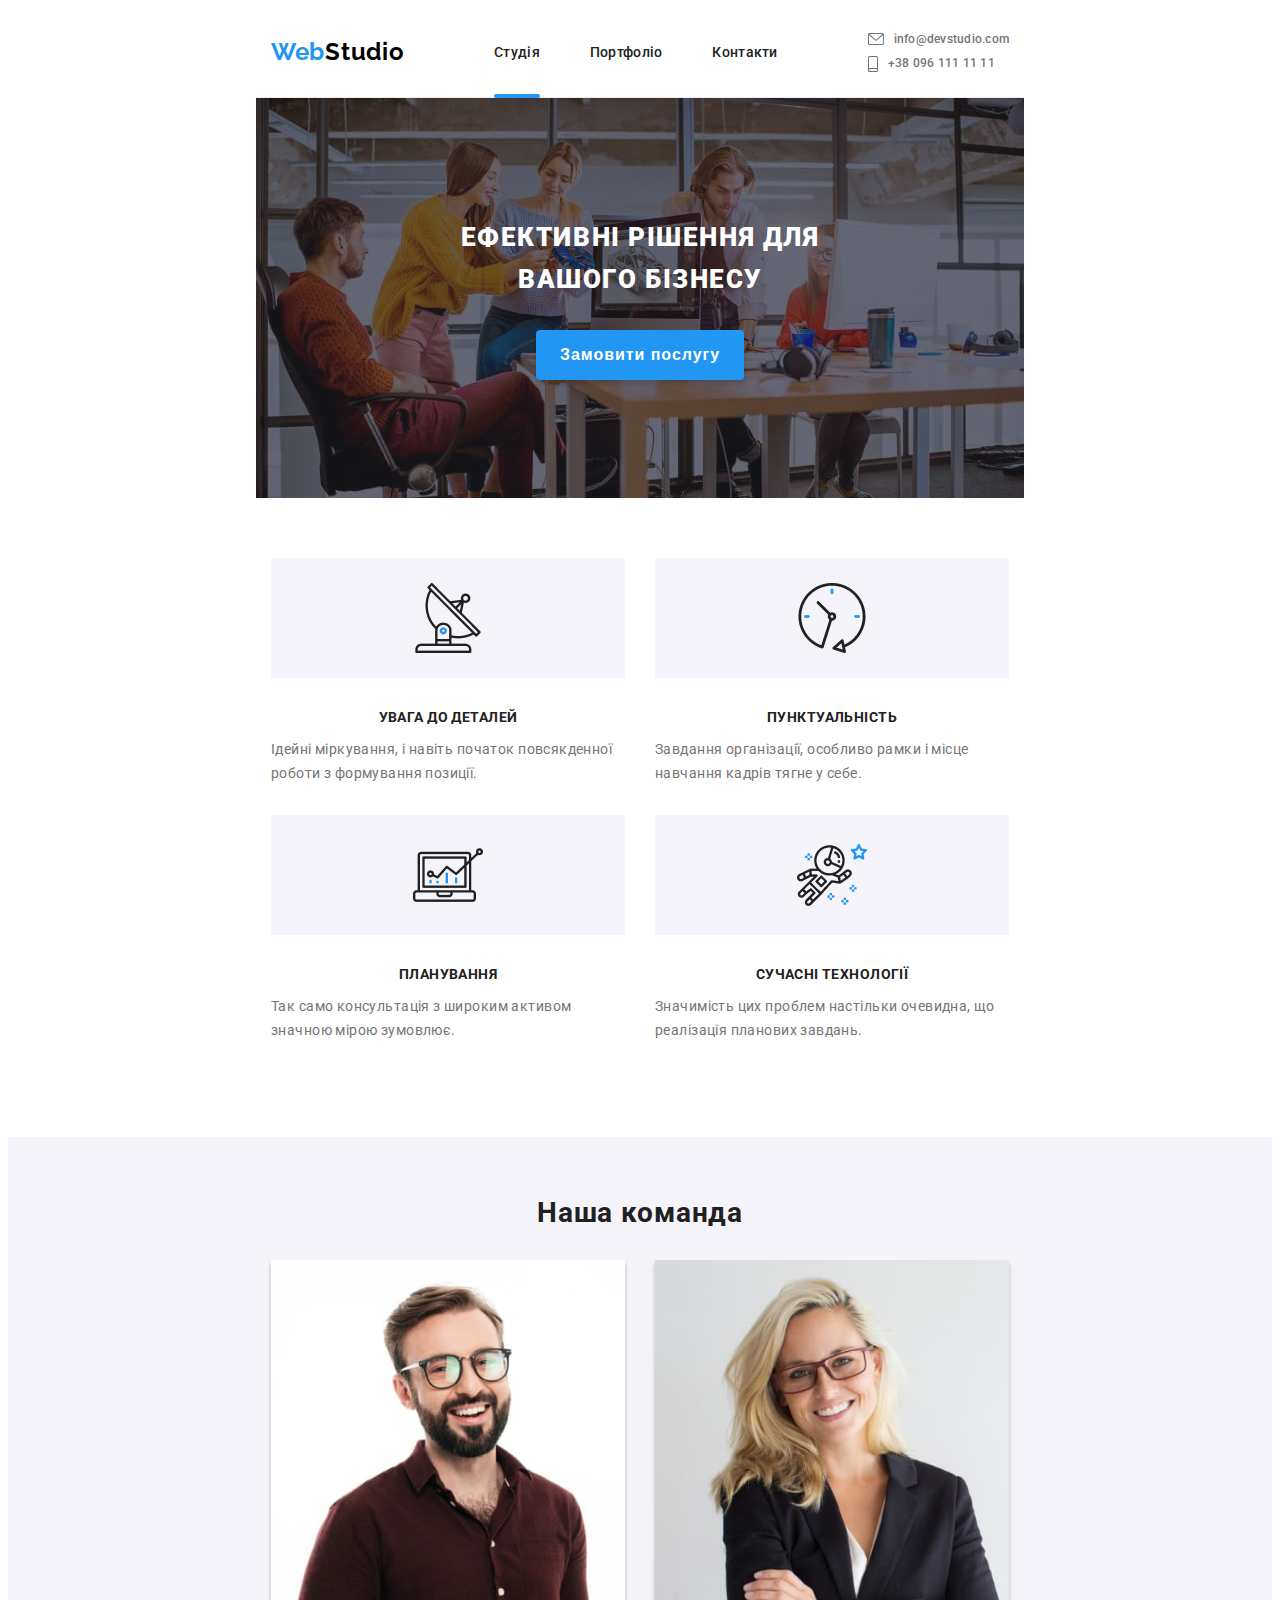
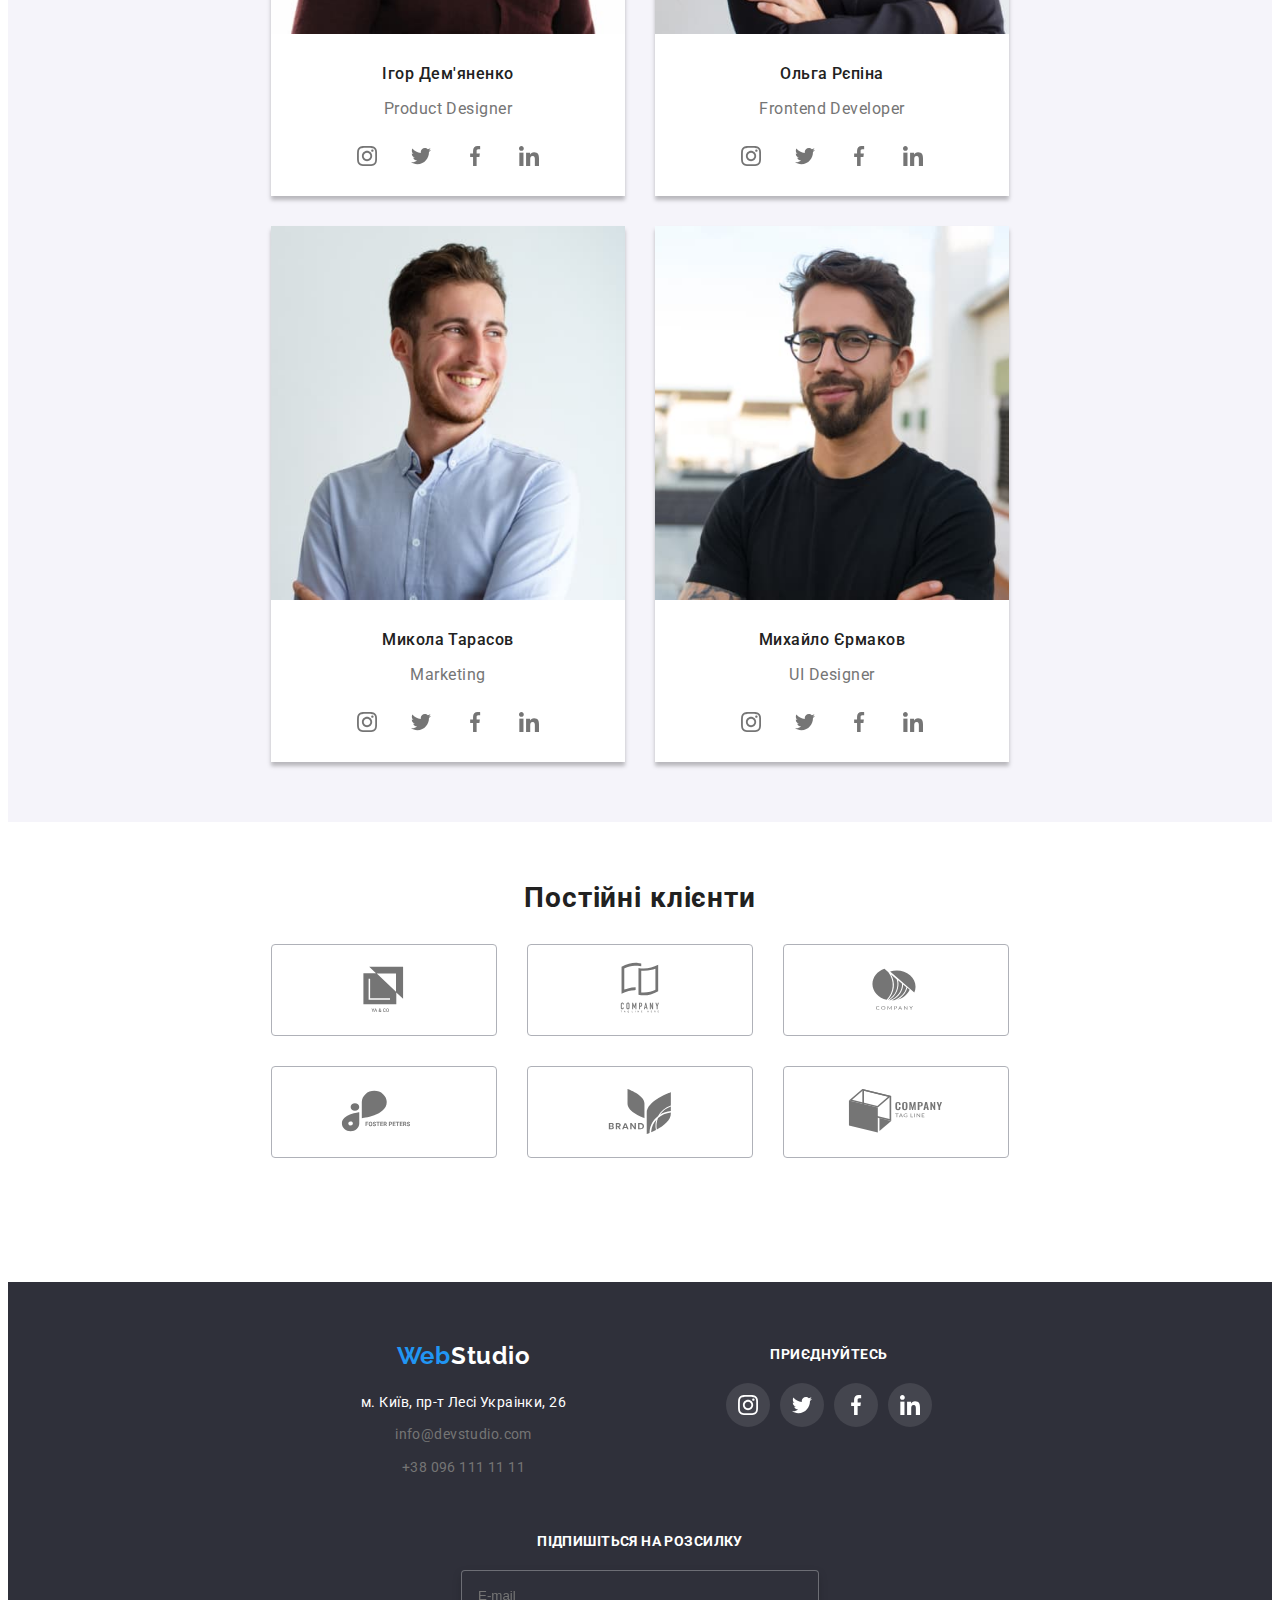
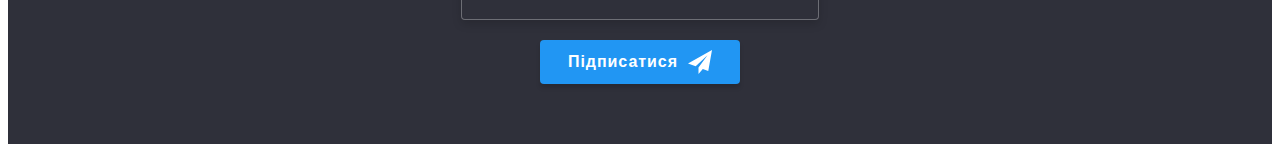
<file: index.html>
<!DOCTYPE html>
<html lang="UK">
  <head>
    <meta charset="UTF-8" />
    <meta http-equiv="X-UA-Compatible" content="IE=edge" />
    <meta name="viewport" content="width=device-width, initial-scale=1.0" />
    <title>Веб Студія</title>
    <link rel="preconnect" href="https://fonts.googleapis.com" />
    <link rel="preconnect" href="https://fonts.gstatic.com" crossorigin />
    <link
      href="https://fonts.googleapis.com/css2?family=Raleway:wght@700&family=Roboto:wght@400;500;700;900&display=swap"
      rel="stylesheet"
    />
    <link
      rel="stylesheet"
      href="https://cdnjs.cloudflare.com/ajax/libs/modern-normalize/1.1.0/modern-normalize.min.css"
      integrity="sha512-wpPYUAdjBVSE4KJnH1VR1HeZfpl1ub8YT/NKx4PuQ5NmX2tKuGu6U/JRp5y+Y8XG2tV+wKQpNHVUX03MfMFn9Q=="
      crossorigin="anonymous"
      referrerpolicy="no-referrer"
    />
    <link rel="stylesheet" href="./css/main.min.css" />
  </head>

  <body>
    <!-- Шапка -->

    <header class="header container">
      <a href="./index.html" class="logo logo--dark"><span>Web</span>Studio</a>
      <div class="menu">
        <button
          class="menu__btn"
          aria-label="Перемикач мобільного меню"
          aria-expanded="false"
          aria-controls="menu__container"
          data-menu-button
        >
          <svg width="40" height="40">
            <use class="icon-menu" href="./imges/sprite.svg#menu"></use>
            <use
              class="icon-cross"
              href="./imges/sprite.svg#menu_to_close"
            ></use>
          </svg>
        </button>
        <div class="menu__container" id="menu__container" data-menu>
          <nav class="navigation">
            <ul class="navigation__list">
              <li class="navigation__item">
                <a
                  href="./index.html"
                  class="navigation__link navigation__link--active"
                  >Студія</a
                >
              </li>
              <li class="navigation__item">
                <a href="./portfolio.html" class="navigation__link"
                  >Портфоліо</a
                >
              </li>
              <li class="navigation__item">
                <a href="./contacts.html" class="navigation__link">Контакти</a>
              </li>
            </ul>
          </nav>

          <ul class="studio-contacts">
            <li class="studio-contacts__item">
              <a href="mailto:info@devstudio.com" class="studio-contacts__link">
                <svg class="studio-contacts__icon mail">
                  <use href="./imges/sprite.svg#envelope"></use>
                </svg>
                info@devstudio.com</a
              >
            </li>
            <li class="studio-contacts__item">
              <a href="telto:+380961111111" class="studio-contacts__link">
                <svg class="studio-contacts__icon tel">
                  <use href="./imges/sprite.svg#smartphone"></use>
                </svg>
                +38 096 111 11 11
              </a>
            </li>
          </ul>

          <ul class="studio-messengers">
            <li class="studio-messengers__item">
              <a class="studio-messengers__link" href="">Instagram</a>
            </li>
            <li class="studio-messengers__item">
              <a class="studio-messengers__link" href="">Twitter</a>
            </li>
            <li class="studio-messengers__item">
              <a class="studio-messengers__link" href="">Facebook</a>
            </li>
            <li class="studio-messengers__item">
              <a class="studio-messengers__link" href="">LinkedIn</a>
            </li>
          </ul>
        </div>
      </div>
    </header>

    <main>
      <!-- Герой -->

      <section class="hero">
        <div class="container">
          <h1 class="hero__tittle">Ефективні рішення для вашого бізнесу</h1>
          <button type="button" class="hero__oderring-button" data-modal-open>
            Замовити послугу
          </button>
        </div>
      </section>

      <!-- Особлисості -->

      <section class="features container">
        <ul class="features__list">
          <li class="features__item attantion">
            <h3 class="features__tittle">УВАГА ДО ДЕТАЛЕЙ</h3>
            <p class="features__content">
              Ідейні міркування, і навіть початок повсякденної роботи з
              формування позиції.
            </p>
          </li>
          <li class="features__item punctuality">
            <h3 class="features__tittle">ПУНКТУАЛЬНІСТЬ</h3>
            <p class="features__content">
              Завдання організації, особливо рамки і місце навчання кадрів тягне
              у себе.
            </p>
          </li>
          <li class="features__item planning">
            <h3 class="features__tittle">ПЛАНУВАННЯ</h3>
            <p class="features__content">
              Так само консультація з широким активом значною мірою зумовлює.
            </p>
          </li>
          <li class="features__item technologies">
            <h3 class="features__tittle">СУЧАСНІ ТЕХНОЛОГІЇ</h3>
            <p class="features__content">
              Значимість цих проблем настільки очевидна, що реалізація планових
              завдань.
            </p>
          </li>
        </ul>
      </section>

      <!-- Чим ми займаємось -->

      <section class="working container">
        <h2 class="working__tittle">Чим ми займаємося</h2>
        <ul class="working__list">
          <li class="working__thumb">
            <img
              class="working__img"
              src="./imges/working_prosses1.jpg"
              alt="Зображення з клавіатурою"
              width="370"
            />
            <p class="working__description">Десктопні додатки</p>
          </li>
          <li class="working__thumb">
            <img
              class="working__img"
              src="./imges/working_prosses2.jpg"
              alt="Зображення з телефоном"
              width="370"
            />
            <p class="working__description">Мобільні додатки</p>
          </li>
          <li class="working__thumb">
            <img
              class="working__img"
              src="./imges/working_prosses3.jpg"
              alt="Злюраження з планшетом"
              width="370"
            />
            <p class="working__description">Дизайнерські рішення</p>
          </li>
        </ul>
      </section>

      <!-- Наша команда -->

      <section class="team">
        <div class="container">
          <h2 class="team__tittle">Наша команда</h2>
          <ul class="team__set">
            <li class="team__thumb">
              <div class="teamimg-thumb">
                <img 
                class="team__img" 
                srcset="./imges/demianenko-1x.jpg 1x,
                ./imges/demianenko-2x.jpg 2x,
                "
                src="./imges/demianenko-1x.jpg" 
                alt="Фото Ігор Дем'яненко" 
                />
              </div>
              <div class="team__meta">
                <p class="team__name">Ігор Дем'яненко</p>
                <p class="team__position">Product Designer</p>
                <ul class="team_messengers messengers">
                  <li class="messengers__item instagram">
                    <a
                      class="messengers__link"
                      href="./"
                      aria-label="Інстаграм"
                    >
                      <svg class="messengers__icon">
                        <use
                          href="./imges/sprite.svg#instagram"
                          width="20"
                        ></use>
                      </svg>
                    </a>
                  </li>
                  <li class="messengers__item twitter">
                    <a class="messengers__link" href="./" aria-label="Твітер">
                      <svg class="messengers__icon">
                        <use href="./imges/sprite.svg#twitter" width="20"></use>
                      </svg>
                    </a>
                  </li>
                  <li class="messengers__item facebook">
                    <a class="messengers__link" href="./" aria-label="Фейсбук">
                      <svg class="messengers__icon">
                        <use
                          href="./imges/sprite.svg#facebook"
                          width="20"
                        ></use>
                      </svg>
                    </a>
                  </li>
                  <li class="messengers__item linkedin">
                    <a class="messengers__link" href="./" aria-label="Лінкедін">
                      <svg class="messengers__icon">
                        <use
                          href="./imges/sprite.svg#linkedin"
                          width="20"
                        ></use>
                      </svg>
                    </a>
                  </li>
                </ul>
              </div>
            </li>
            <li class="team__thumb">
              <img
                class="team__img"
                srcset="./imges/repina-1x.jpg 1x,
                ./imges/repina-2x.jpg 2x
                "
                src="./imges/repina-1x.jpg"
                alt="Фото Ольга Рєпіна"
              />
              <div class="team__meta">
                <p class="team__name">Ольга Рєпіна</p>
                <p class="team__position">Frontend Developer</p>
                <ul class="team_messengers messengers">
                  <li class="messengers__item instagram">
                    <a
                      class="messengers__link"
                      href="./"
                      aria-label="Інстаграм"
                    >
                      <svg class="messengers__icon">
                        <use
                          href="./imges/sprite.svg#instagram"
                          width="20"
                        ></use>
                      </svg>
                    </a>
                  </li>
                  <li class="messengers__item twitter">
                    <a class="messengers__link" href="./" aria-label="Твітер">
                      <svg class="messengers__icon">
                        <use href="./imges/sprite.svg#twitter" width="20"></use>
                      </svg>
                    </a>
                  </li>
                  <li class="messengers__item facebook">
                    <a class="messengers__link" href="./" aria-label="Фейсбук">
                      <svg class="messengers__icon">
                        <use
                          href="./imges/sprite.svg#facebook"
                          width="20"
                        ></use>
                      </svg>
                    </a>
                  </li>
                  <li class="messengers__item linkedin">
                    <a class="messengers__link" href="./" aria-label="Лінкедін">
                      <svg class="messengers__icon">
                        <use
                          href="./imges/sprite.svg#linkedin"
                          width="20"
                        ></use>
                      </svg>
                    </a>
                  </li>
                </ul>
              </div>
            </li>
            <li class="team__thumb">
              <img
                class="team__img"
                srcset="./imges/tarasov-1x.jpg 1x,
                ./imges/tarasov-2x.jpg 2x
                "
                src="./imges/tarasov-1x.jpg"
                alt="Фото Микола Тарасов"
              />
              <div class="team__meta">
                <p class="team__name">Микола Тарасов</p>
                <p class="team__position">Marketing</p>
                <ul class="team_messengers messengers">
                  <li class="messengers__item instagram">
                    <a
                      class="messengers__link"
                      href="./"
                      aria-label="Інстаграм"
                    >
                      <svg class="messengers__icon">
                        <use
                          href="./imges/sprite.svg#instagram"
                          width="20"
                        ></use>
                      </svg>
                    </a>
                  </li>
                  <li class="messengers__item twitter">
                    <a class="messengers__link" href="./" aria-label="Твітер">
                      <svg class="messengers__icon">
                        <use href="./imges/sprite.svg#twitter" width="20"></use>
                      </svg>
                    </a>
                  </li>
                  <li class="messengers__item facebook">
                    <a class="messengers__link" href="./" aria-label="Фейсбук">
                      <svg class="messengers__icon">
                        <use
                          href="./imges/sprite.svg#facebook"
                          width="20"
                        ></use>
                      </svg>
                    </a>
                  </li>
                  <li class="messengers__item linkedin">
                    <a class="messengers__link" href="./" aria-label="Лінкедін">
                      <svg class="messengers__icon">
                        <use
                          href="./imges/sprite.svg#linkedin"
                          width="20"
                        ></use>
                      </svg>
                    </a>
                  </li>
                </ul>
              </div>
            </li>
            <li class="team__thumb">
              <img
                class="team__img"
                srcset="./imges/yermakov-1x.jpg 1x,
                ./imges/yermakov-2x.jpg 2x
                "
                src="./imges/yermakov-1x.jpg"
                alt="Фото Михайло Єрмаков"
              />
              <div class="team__meta">
                <p class="team__name">Михайло Єрмаков</p>
                <p class="team__position">UI Designer</p>
                <ul class="team_messengers messengers">
                  <li class="messengers__item instagram">
                    <a
                      class="messengers__link"
                      href="./"
                      aria-label="Інстаграм"
                    >
                      <svg class="messengers__icon">
                        <use
                          href="./imges/sprite.svg#instagram"
                          width="20"
                        ></use>
                      </svg>
                    </a>
                  </li>
                  <li class="messengers__item twitter">
                    <a class="messengers__link" href="./" aria-label="Твітер">
                      <svg class="messengers__icon">
                        <use href="./imges/sprite.svg#twitter" width="20"></use>
                      </svg>
                    </a>
                  </li>
                  <li class="messengers__item facebook">
                    <a class="messengers__link" href="./" aria-label="Фейсбук">
                      <svg class="messengers__icon">
                        <use
                          href="./imges/sprite.svg#facebook"
                          width="20"
                        ></use>
                      </svg>
                    </a>
                  </li>
                  <li class="messengers__item linkedin">
                    <a class="messengers__link" href="./" aria-label="Лінкедін">
                      <svg class="messengers__icon">
                        <use
                          href="./imges/sprite.svg#linkedin"
                          width="20"
                        ></use>
                      </svg>
                    </a>
                  </li>
                </ul>
              </div>
            </li>
          </ul>
        </div>
      </section>

      <!-- Постійні клієнти -->

      <section class="clients container">
        <h2 class="clients__tittle">Постійні клієнти</h2>
        <ul class="clients__list">
          <li class="clients__item">
            <svg class="clients__logo">
              <use href="./imges/sprite.svg#Logo1"></use>
            </svg>
          </li>
          <li class="clients__item">
            <svg class="clients__logo">
              <use href="./imges/sprite.svg#Logo2"></use>
            </svg>
          </li>
          <li class="clients__item">
            <svg class="clients__logo">
              <use href="./imges/sprite.svg#Logo3"></use>
            </svg>
          </li>
          <li class="clients__item">
            <svg class="clients__logo">
              <use href="./imges/sprite.svg#Logo4"></use>
            </svg>
          </li>
          <li class="clients__item">
            <svg class="clients__logo">
              <use href="./imges/sprite.svg#Logo5"></use>
            </svg>
          </li>
          <li class="clients__item">
            <svg class="clients__logo">
              <use href="./imges/sprite.svg#Logo6"></use>
            </svg>
          </li>
        </ul>
      </section>
    </main>

    <!-- Підвал -->

    <footer class="footer">
      <div class="container footer-container">
        <div class="contacts-tablet">
          <div class="contacts">
            <a href="./index.html" class="logo logo--light"
              ><span>Web</span>Studio</a
            >
            <address>
              <ul class="contacts__set">
                <li class="contact__item">
                  <a
                    class="contact__link adress"
                    href="https://goo.gl/maps/CPtrU1FHBa2aNyZL9"
                    target="_blank"
                    rel="noopener noreferrer nofollow"
                  >
                    м. Київ, пр-т Лесі Украінки, 26
                  </a>
                </li>
                <li class="contact__item">
                  <a href="mailto:info@devstudio.com" class="contact__link"
                    >info@devstudio.com</a
                  >
                </li>
                <li class="contact__item">
                  <a href="telto:+380961111111" class="contact__link"
                    >+38 096 111 11 11</a
                  >
                </li>
              </ul>
            </address>
          </div>

          <div class="invitation">
            <h3 class="invitation__tittle footer-tittles">Приєднуйтесь</h3>
            <ul class="messengers invitation__messengers">
              <li class="messengers__item">
                <a
                  href="/"
                  class="messengers__link invitation__link"
                  aria-label="Інстаграм"
                >
                  <svg class="messengers__icon">
                    <use
                      xlink:href="./imges/sprite.svg#instagram"
                      width="20"
                      height="20"
                    ></use>
                  </svg>
                </a>
              </li>
              <li class="messengers__item">
                <a
                  href="/"
                  class="messengers__link invitation__link"
                  aria-label="Твітер"
                >
                  <svg class="messengers__icon">
                    <use
                      xlink:href="./imges/sprite.svg#twitter"
                      width="20"
                      height="20"
                    ></use>
                  </svg>
                </a>
              </li>
              <li class="messengers__item">
                <a
                  href="/"
                  class="messengers__link invitation__link"
                  aria-label="Фейсбук"
                >
                  <svg class="messengers__icon">
                    <use
                      xlink:href="./imges/sprite.svg#facebook"
                      width="20"
                      height="20"
                    ></use>
                  </svg>
                </a>
              </li>
              <li class="messengers__item">
                <a
                  href="/"
                  class="messengers__link invitation__link"
                  aria-label="Лінкедін"
                >
                  <svg class="messengers__icon">
                    <use
                      xlink:href="./imges/sprite.svg#linkedin"
                      width="20"
                      height="20"
                    ></use>
                  </svg>
                </a>
              </li>
            </ul>
          </div>
        </div>

        <div class="sighn-up">
          <h3 class="sighn-up__tittle footer-tittles">
            Підпишіться на розсилку
          </h3>

          <div class="sighn-up__form">
            <label class="sighn-up__lable">
              <input
                class="sighn-up__input"
                type="email"
                placeholder="E-mail"
              />
            </label>
            <button type="submit" class="sighn-up__button">
              Підписатися
              <svg class="sighn-up__icon">
                <use href="./imges/sprite.svg#paper-plane"></use>
              </svg>
            </button>
          </div>
        </div>
      </div>
    </footer>

    <div class="backdrop is-hidden" data-modal>
      <div class="modal">
        <button type="button" class="modal__btn-close" data-modal-close>
          <svg class="modal__close">
            <use href="./imges/sprite.svg#close"></use>
          </svg>
        </button>
        <h2 class="modal__tittle">Залиште свої дані, ми вам передзвонимо</h2>

        <form class="modal__form">
          <ul class="modal__set">
            <label class="modal__label">
              Ім'я
              <input class="modal__input" type="text" name="name" />
              <svg class="modal__icon">
                <use href="./imges/sprite.svg#person"></use>
              </svg>
            </label>
            <label class="modal__label">
              Телефон
              <input class="modal__input" type="tel" name="tel" />
              <svg class="modal__icon">
                <use href="./imges/sprite.svg#phone"></use>
              </svg>
            </label>
            <label class="modal__label">
              Пошта
              <input class="modal__input" type="email" name="email" />
              <svg class="modal__icon">
                <use href="./imges/sprite.svg#envelope-black"></use>
              </svg>
            </label>
            <p class="modal__coment">
              Коментар
              <!-- <input class="modal__input order-coment" type="textarea" rows="8" name="coment" placeholder="Введіть текст"> -->
            </p>
            <textarea
              class="modal__input order-coment"
              rows="8"
              name="coment"
            ></textarea>
          </ul>

          <label class="modal__policy policy">
            <input type="checkbox" name="policy" class="policy__checkbox" />
            <span class="policy__check"></span>
            Погоджуюся з розсилкою та приймаю
            <a class="policy__link" href="/">Умови договору</a>
          </label>
        </form>

        <button type="submit" class="modal__submit">Відправити</button>
      </div>
    </div>

    <script>
      (() => {
        const refs = {
          openModalBtn: document.querySelector("[data-modal-open]"),
          closeModalBtn: document.querySelector("[data-modal-close]"),
          modal: document.querySelector("[data-modal]"),
        };

        refs.openModalBtn.addEventListener("click", toggleModal);
        refs.closeModalBtn.addEventListener("click", toggleModal);

        function toggleModal() {
          refs.modal.classList.toggle("is-hidden");
        }
      })();
    </script>

    <script>
      (() => {
        const menuBtnRef = document.querySelector("[data-menu-button]");
        const mobileMenuRef = document.querySelector("[data-menu]");

        menuBtnRef.addEventListener("click", () => {
          const expanded =
            menuBtnRef.getAttribute("aria-expanded") === "true" || false;

          menuBtnRef.classList.toggle("is-open");
          menuBtnRef.setAttribute("aria-expanded", !expanded);

          mobileMenuRef.classList.toggle("is-open");
        });
      })();
    </script>
  </body>
</html>
</file>
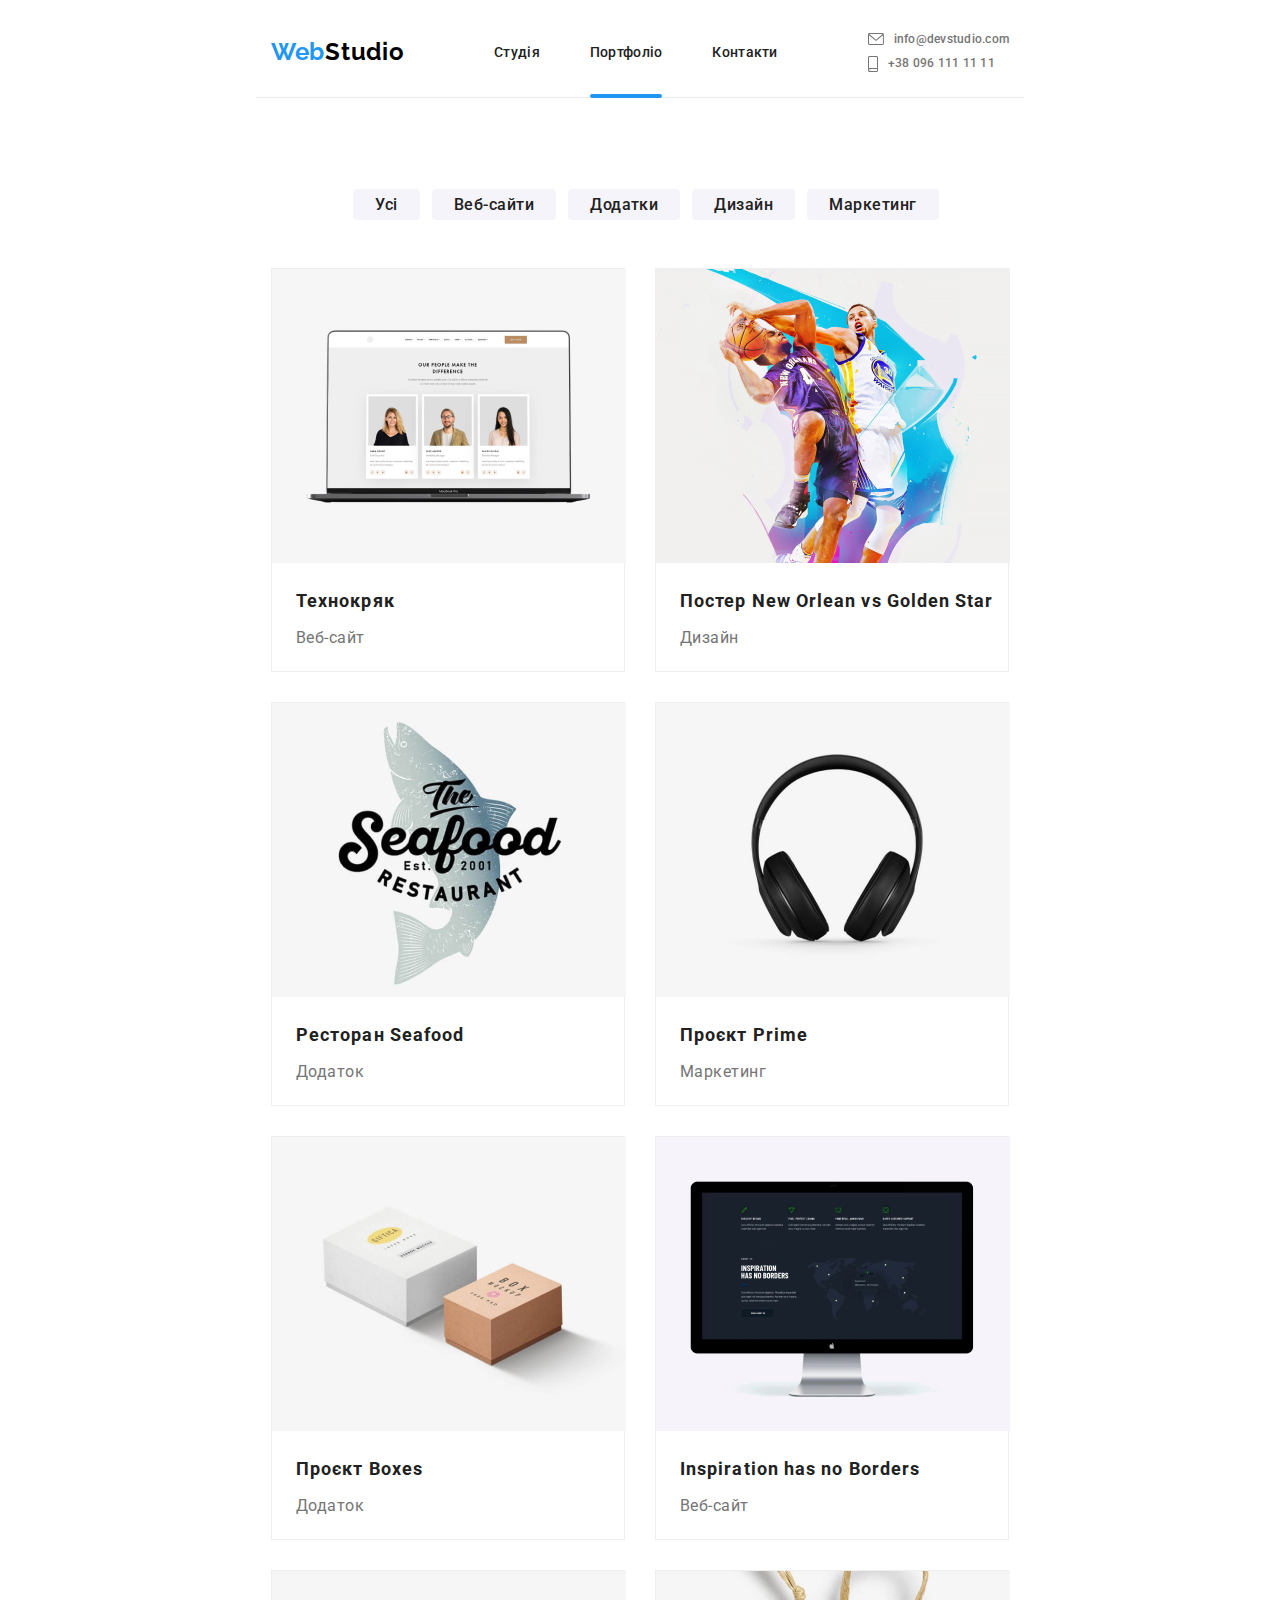
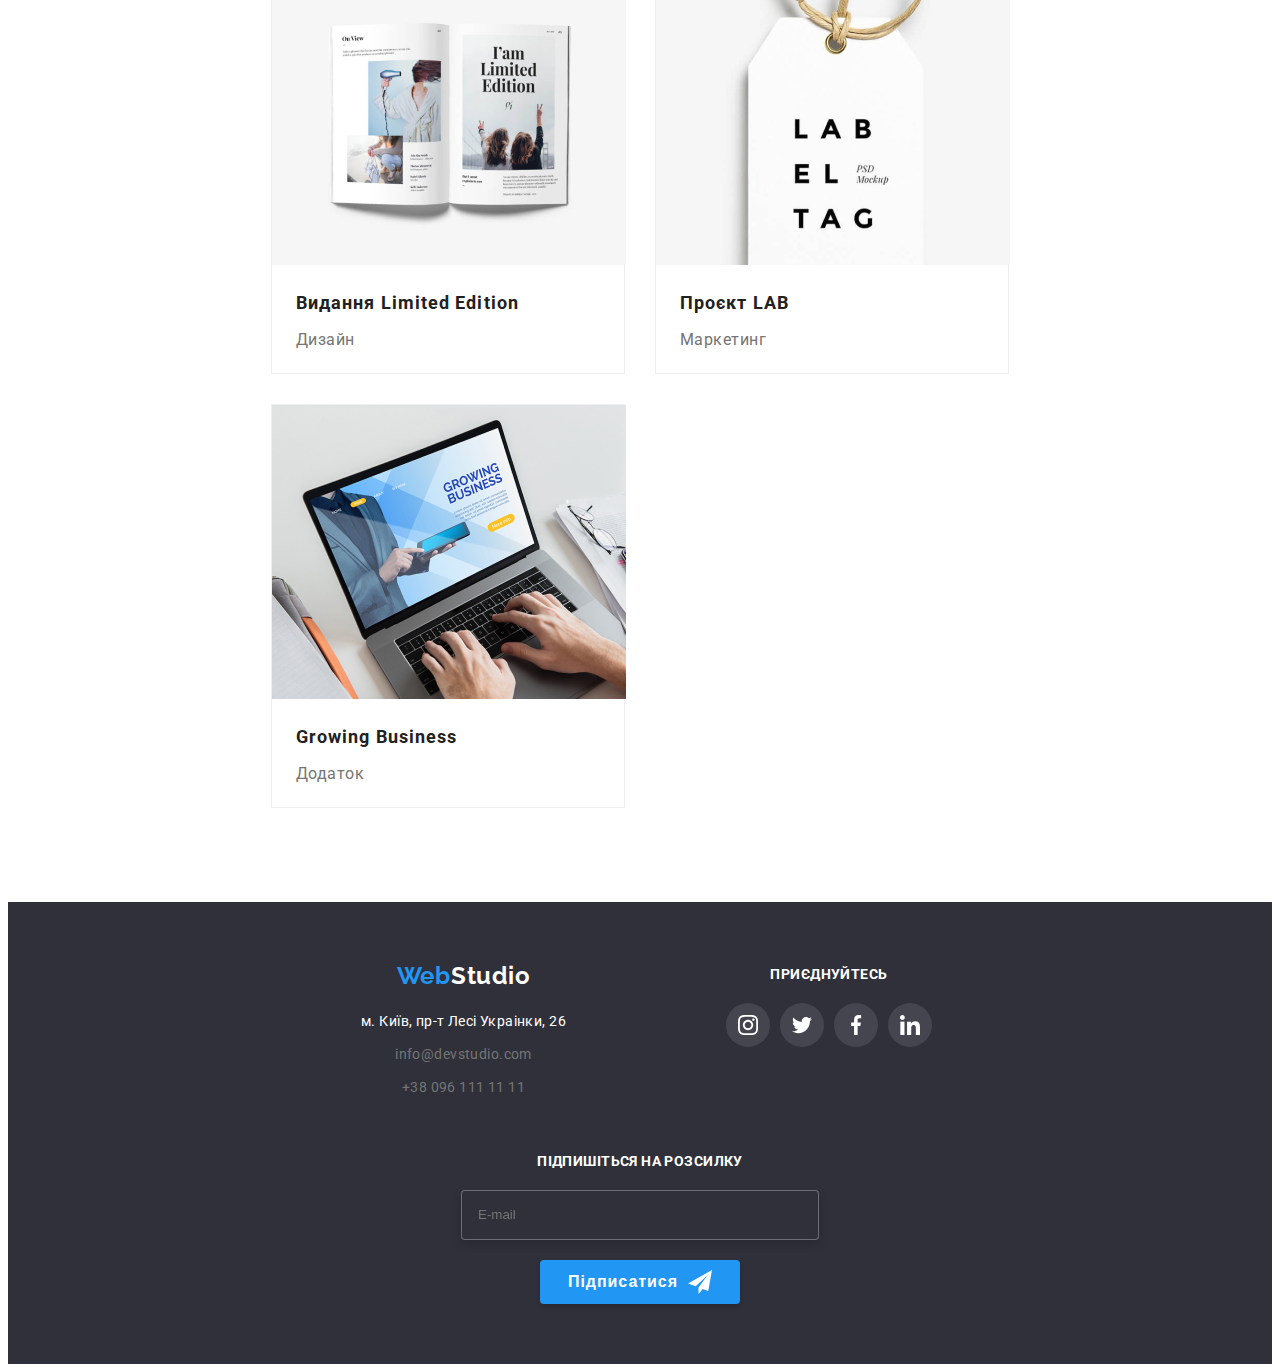
<file: portfolio.html>
<!DOCTYPE html>
<html lang="UK">
  <head>
    <meta charset="UTF-8" />
    <meta http-equiv="X-UA-Compatible" content="IE=edge" />
    <meta name="viewport" content="width=device-width, initial-scale=1.0" />
    <title>Веб Студія</title>
    <link rel="preconnect" href="https://fonts.googleapis.com" />
    <link rel="preconnect" href="https://fonts.gstatic.com" crossorigin />
    <link
      href="https://fonts.googleapis.com/css2?family=Raleway:wght@700&family=Roboto:wght@400;500;700;900&display=swap"
      rel="stylesheet"
    />
    <link
      rel="stylesheet"
      href="https://cdnjs.cloudflare.com/ajax/libs/modern-normalize/1.1.0/modern-normalize.min.css"
      integrity="sha512-wpPYUAdjBVSE4KJnH1VR1HeZfpl1ub8YT/NKx4PuQ5NmX2tKuGu6U/JRp5y+Y8XG2tV+wKQpNHVUX03MfMFn9Q=="
      crossorigin="anonymous"
      referrerpolicy="no-referrer"
    />
    <link rel="stylesheet" href="./css/main.min.css" />
  </head>

  <body>
    <!-- Шапка -->

    <header class="header container">
      <a href="./index.html" class="logo logo--dark"><span>Web</span>Studio</a>
      <div class="menu">
        <button
          class="menu__btn"
          aria-label="Перемикач мобільного меню"
          aria-expanded="false"
          aria-controls="menu__container"
          data-menu-button
        >
          <svg width="40" height="40">
            <use class="icon-menu" href="./imges/sprite.svg#menu"></use>
            <use
              class="icon-cross"
              href="./imges/sprite.svg#menu_to_close"
            ></use>
          </svg>
        </button>
        <div class="menu__container" id="menu__container" data-menu>
          <nav class="navigation">
            <ul class="navigation__list">
              <li class="navigation__item">
                <a href="./index.html" class="navigation__link">Студія</a>
              </li>
              <li class="navigation__item">
                <a
                  href="./portfolio.html"
                  class="navigation__link navigation__link--active"
                  >Портфоліо</a
                >
              </li>
              <li class="navigation__item">
                <a href="./contacts.html" class="navigation__link">Контакти</a>
              </li>
            </ul>
          </nav>

          <ul class="studio-contacts">
            <li class="studio-contacts__item">
              <a href="mailto:info@devstudio.com" class="studio-contacts__link">
                <svg class="studio-contacts__icon mail">
                  <use href="./imges/sprite.svg#envelope"></use>
                </svg>
                info@devstudio.com</a
              >
            </li>
            <li class="studio-contacts__item">
              <a href="telto:+380961111111" class="studio-contacts__link">
                <svg class="studio-contacts__icon tel">
                  <use href="./imges/sprite.svg#smartphone"></use>
                </svg>
                +38 096 111 11 11
              </a>
            </li>
          </ul>

          <ul class="studio-messengers">
            <li class="studio-messengers__item">
              <a class="studio-messengers__link" href="">Instagram</a>
            </li>
            <li class="studio-messengers__item">
              <a class="studio-messengers__link" href="">Twitter</a>
            </li>
            <li class="studio-messengers__item">
              <a class="studio-messengers__link" href="">Facebook</a>
            </li>
            <li class="studio-messengers__item">
              <a class="studio-messengers__link" href="">LinkedIn</a>
            </li>
          </ul>
        </div>
      </div>
    </header>

    <main>
      <section class="portfolio container">
        <h1 class="portfolio__tittle">Портфоліо</h1>
        <ul class="portfolio__filter filter">
          <li class="filter__item">
            <input
              id="all"
              class="filter__input"
              name="filter-item"
              type="radio"
              value="all"
            />
            <label for="all" class="filter__btn">Усі</label>
          </li>
          <li class="filter__item">
            <input
              id="webs"
              class="filter__input"
              name="filter-item"
              type="radio"
              value="webs"
            />
            <label for="webs" class="filter__btn">Веб-сайти</label>
          </li>
          <li class="filter__item">
            <input
              id="applications"
              class="filter__input"
              name="filter-item"
              type="radio"
              value="applications"
            />
            <label for="applications" class="filter__btn">Додатки</label>
          </li>
          <li class="filter__item">
            <input
              id="design"
              class="filter__input"
              name="filter-item"
              type="radio"
              value="design"
            />
            <label for="design" class="filter__btn">Дизайн</label>
          </li>
          <li class="filter__item">
            <input
              id="marketing"
              class="filter__input"
              name="filter-item"
              type="radio"
              value="marketing"
            />
            <label for="marketing" class="filter__btn">Маркетинг</label>
          </li>
        </ul>

        <ul class="portfolio__set">
          <li class="portfolio__item project">
            <div class="hidden-thumb">
              <picture  class="project__img">
                <source srcset="./imges/technokryak-phone-1x.jpg 1x, ./imges/technokryak-phone-2x.jpg 2x" 
                media="(max-width: 767px)">
                <source srcset="./imges/technokryak-tablet-1x.jpg 1x, ./imges/technokryak-tablet-2x.jpg 2x" 
                media="(max-width: 1599px)">
                <source srcset="./imges/technokryak-widescreen-1x.jpg 1x, ./imges/technokryak-widescreen-2x.jpg 2x">
              <img class="project__img" 
                src="./imges/technokryak-phone-1x.jpg"
                alt="Ноутбук з зображенням відкритої сторінки веб-сайту Технокряк"/>
              </picture>

              <p class="project__description">
                Ресурс пропонує комплексні пропозиції з різним рівнем
                функціоналу та сервісів. Все це дозволить відвідувачу отримати
                вичерпні відомості про компанію чи приватну особу.
              </p>
            </div>
            <h2 class="project__tittle">Технокряк</h2>
            <p class="project__class">Веб-сайт</p>
          </li>
          <li class="portfolio__item project">
            <div class="hidden-thumb">
                <picture  class="project__img">
                  <source srcset="./imges/neworlean-phone-1x.jpg 1x, ./imges/neworlean-phone-2x.jpg 2x" media="(max-width: 767px)">
                  <source srcset="./imges/neworlean-tablet-1x.jpg 1x, ./imges/neworlean-tablet-2x.jpg 2x" media="(max-width: 1599px)">
                  <source srcset="./imges/neworlean-widescreen-1x.jpg 1x, ./imges/neworlean-widescreen-2x.jpg 2x">
                  <img class="project__img" src="./imges/neworlean-phone-1x.jpg" alt="Постер New Orlean vs Golden Star" />
                </picture>
              <p class="project__description">
                Ресурс пропонує комплексні пропозиції з різним рівнем
                функціоналу та сервісів. Все це дозволить відвідувачу отримати
                вичерпні відомості про компанію чи приватну особу.
              </p>
            </div>
            <h2 class="project__tittle">Постер New Orlean vs Golden Star</h2>
            <p class="project__class">Дизайн</p>
          </li>
          <li class="portfolio__item project">
            <div class="hidden-thumb">
              <picture class="project__img">
              <source srcset="./imges/seafood-phone-1x.jpg 1x, ./imges/seafood-phone-2x.jpg 2x" media="(max-width: 767px)">
              <source srcset="./imges/seafood-tablet-1x.jpg 1x, ./imges/seafood-tablet-2x.jpg 2x" media="(max-width: 1599px)">
              <source srcset="./imges/seafood-widescreen-1x.jpg 1x, ./imges/seafood-widescreen-2x.jpg 2x">
              <img class="project__img" 
              src="./imges/seafood-phone-1x.jpg" 

              alt="Емблема ресторану Seafood" />
              </picture>
              <p class="project__description">
                Ресурс пропонує комплексні пропозиції з різним рівнем
                функціоналу та сервісів. Все це дозволить відвідувачу отримати
                вичерпні відомості про компанію чи приватну особу.
              </p>
            </div>
            <h2 class="project__tittle">Ресторан Seafood</h2>
            <p class="project__class">Додаток</p>
          </li>
          <li class="portfolio__item project">
            <div class="hidden-thumb">
               <picture class="project__img">
                <source srcset="./imges/prime-phone-1x.jpg 1x, ./imges/prime-phone-2x.jpg 2x" media="(max-width: 767px)">
                <source srcset="./imges/prime-tablet-1x.jpg 1x, ./imges/prime-tablet-2x.jpg 2x" media="(max-width: 1599px)">
                <source srcset="./imges/prime-widescreen-1x.jpg 1x, ./imges/prime-widescreen-2x.jpg 2x">
                <img class="project__img" 
                src="./imges/prime-phone-1x.jpg" 

                alt="Зображення з накладними навушниками" />
                </picture>
              <p class="project__description">
                Ресурс пропонує комплексні пропозиції з різним рівнем
                функціоналу та сервісів. Все це дозволить відвідувачу отримати
                вичерпні відомості про компанію чи приватну особу.
              </p>
            </div>
            <h2 class="project__tittle">Проєкт Prime</h2>
            <p class="project__class">Маркетинг</p>
          </li>
          <li class="portfolio__item project">
            <div class="hidden-thumb">
            <picture class="project__img">
                <source srcset="./imges/boxes-phone-1x.jpg 1x, ./imges/boxes-phone-2x.jpg 2x" media="(max-width: 767px)">
                <source srcset="./imges/boxes-tablet-1x.jpg 1x, ./imges/boxes-tablet-2x.jpg 2x" media="(max-width: 1599px)">
                <source srcset="./imges/boxes-widescreen-1x.jpg 1x, ./imges/boxes-widescreen-2x.jpg 2x">
              <img class="project__img"
              src="./imges/boxes-phone-1x.jpg" 

              alt="Зображення з двома коробками" />
            </picture>
              <p class="project__description">
                Ресурс пропонує комплексні пропозиції з різним рівнем
                функціоналу та сервісів. Все це дозволить відвідувачу отримати
                вичерпні відомості про компанію чи приватну особу.
              </p>
            </div>
            <h2 class="project__tittle">Проєкт Boxes</h2>
            <p class="project__class">Додаток</p>
          </li>
          <li class="portfolio__item project">
            <div class="hidden-thumb">
          <picture class="project__img">
              <source srcset="./imges/inspiration-phone-1x.jpg 1x, ./imges/inspiration-phone-2x.jpg 2x" media="(max-width: 767px)">
              <source srcset="./imges/inspiration-tablet-1x.jpg 1x, ./imges/inspiration-tablet-2x.jpg 2x" media="(max-width: 1599px)">
              <source srcset="./imges/inspiration-widescreen-1x.jpg 1x, ./imges/inspiration-widescreen-2x.jpg 2x">
            <img class="project__img" 
            src="./imges/inspiration-phone-1x.jpg"

                  alt="Монітор із зображенням відкритої сторінки веб-сайту Inspiration has no Borders" />
          </picture>
              <p class="project__description">
                Lorem ipsum dolor sit, amet consectetur adipisicing elit.
                Commodi hic tenetur necessitatibus earum rem sequi, accusamus,
                placeat totam harum magni repellat? Dignissimos officiis sit ab
                autem accusantium officia ipsa quasi?
              </p>
            </div>
            <h2 class="project__tittle">Inspiration has no Borders</h2>
            <p class="project__class">Веб-сайт</p>
          </li>
          <li class="portfolio__item project">
            <div class="hidden-thumb">
            <picture class="project__img">
              <source srcset="./imges/limitededition-phone-1x.jpg 1x, ./imges/limitededition-phone-2x.jpg 2x" media="(max-width: 767px)">
              <source srcset="./imges/limitededition-tablet-1x.jpg 1x, ./imges/limitededition-tablet-2x.jpg 2x" media="(max-width: 1599px)">
              <source srcset="./imges/limitededition-widescreen-1x.jpg 1x, ./imges/limitededition-widescreen-2x.jpg 2x">
              <img class="project__img"
              src="./imges/limitededition-phone-1x.jpg" 
 
              alt="Зображення розгорнутої книги" />
            </picture>
              <p class="project__description">
                Lorem ipsum dolor sit, amet consectetur adipisicing elit.
                Commodi hic tenetur necessitatibus earum rem sequi, accusamus,
                placeat totam harum magni repellat? Dignissimos officiis sit ab
                autem accusantium officia ipsa quasi?
              </p>
            </div>
            <h2 class="project__tittle">Видання Limited Edition</h2>
            <p class="project__class">Дизайн</p>
          </li>
          <li class="portfolio__item project">
            <div class="hidden-thumb">
            <picture class="project__img">
              <source srcset="./imges/lab-phone-1x.jpg 1x, ./imges/lab-phone-2x.jpg 2x"
                media="(max-width: 767px)">
              <source srcset="./imges/lab-tablet-1x.jpg 1x, ./imges/lab-tablet-2x.jpg 2x"
                media="(max-width: 1599px)">
              <source srcset="./imges/lab-widescreen-1x.jpg 1x, ./imges/lab-widescreen-2x.jpg 2x">
              <img class="project__img" 
              src="./imges/lab-phone-1x.jpg" 

              alt="Емблема LAB" />
            </picture>
              <p class="project__description">
                Lorem ipsum dolor sit, amet consectetur adipisicing elit.
                Commodi hic tenetur necessitatibus earum rem sequi, accusamus,
                placeat totam harum magni repellat? Dignissimos officiis sit ab
                autem accusantium officia ipsa quasi?
              </p>
            </div>
            <h2 class="project__tittle">Проєкт LAB</h2>
            <p class="project__class">Маркетинг</p>
          </li>
          <li class="portfolio__item project">
            <div class="hidden-thumb">
            <picture class="project__img">
              <source srcset="./imges/growingbusiness-phone-1x.jpg 1x, ./imges/growingbusiness-phone-2x.jpg 2x" media="(max-width: 767px)">
              <source srcset="./imges/growingbusiness-tablet-1x.jpg 1x, ./imges/growingbusiness-tablet-2x.jpg 2x" media="(max-width: 1599px)">
              <source srcset="./imges/growingbusiness-widescreen-1x.jpg 1x, ./imges/growingbusiness-widescreen-2x.jpg 2x">
              <img class="project__img" 
              src="./imges/growingbusiness-phone-1x.jpg" 

                alt="Ноутбук з зображенням відкритого додатку Growing Business" />
            </picture>
              <p class="project__description">
                Lorem ipsum dolor sit, amet consectetur adipisicing elit.
                Commodi hic tenetur necessitatibus earum rem sequi, accusamus,
                placeat totam harum magni repellat? Dignissimos officiis sit ab
                autem accusantium officia ipsa quasi?
              </p>
            </div>
            <h2 class="project__tittle">Growing Business</h2>
            <p class="project__class">Додаток</p>
          </li>
        </ul>
      </section>
    </main>

    <!-- Підвал -->

    <footer class="footer">
      <div class="container footer-container">
        <div class="contacts-tablet">
          <div class="contacts">
            <a href="./index.html" class="logo logo--light"
              ><span>Web</span>Studio</a
            >
            <address>
              <ul class="contacts__set">
                <li class="contact__item">
                  <a
                    class="contact__link adress"
                    href="https://goo.gl/maps/CPtrU1FHBa2aNyZL9"
                    target="_blank"
                    rel="noopener noreferrer nofollow"
                  >
                    м. Київ, пр-т Лесі Украінки, 26
                  </a>
                </li>
                <li class="contact__item">
                  <a href="mailto:info@devstudio.com" class="contact__link"
                    >info@devstudio.com</a
                  >
                </li>
                <li class="contact__item">
                  <a href="telto:+380961111111" class="contact__link"
                    >+38 096 111 11 11</a
                  >
                </li>
              </ul>
            </address>
          </div>

          <div class="invitation">
            <h3 class="invitation__tittle footer-tittles">Приєднуйтесь</h3>
            <ul class="messengers invitation__messengers">
              <li class="messengers__item">
                <a
                  href="/"
                  class="messengers__link invitation__link"
                  aria-label="Інстаграм"
                >
                  <svg class="messengers__icon">
                    <use
                      xlink:href="./imges/sprite.svg#instagram"
                      width="20"
                      height="20"
                    ></use>
                  </svg>
                </a>
              </li>
              <li class="messengers__item">
                <a
                  href="/"
                  class="messengers__link invitation__link"
                  aria-label="Твітер"
                >
                  <svg class="messengers__icon">
                    <use
                      xlink:href="./imges/sprite.svg#twitter"
                      width="20"
                      height="20"
                    ></use>
                  </svg>
                </a>
              </li>
              <li class="messengers__item">
                <a
                  href="/"
                  class="messengers__link invitation__link"
                  aria-label="Фейсбук"
                >
                  <svg class="messengers__icon">
                    <use
                      xlink:href="./imges/sprite.svg#facebook"
                      width="20"
                      height="20"
                    ></use>
                  </svg>
                </a>
              </li>
              <li class="messengers__item">
                <a
                  href="/"
                  class="messengers__link invitation__link"
                  aria-label="Лінкедін"
                >
                  <svg class="messengers__icon">
                    <use
                      xlink:href="./imges/sprite.svg#linkedin"
                      width="20"
                      height="20"
                    ></use>
                  </svg>
                </a>
              </li>
            </ul>
          </div>
        </div>

        <div class="sighn-up">
          <h3 class="sighn-up__tittle footer-tittles">
            Підпишіться на розсилку
          </h3>

          <div class="sighn-up__form">
            <label class="sighn-up__lable">
              <input
                class="sighn-up__input"
                type="email"
                placeholder="E-mail"
              />
            </label>
            <button type="submit" class="sighn-up__button">
              Підписатися
              <svg class="sighn-up__icon">
                <use href="./imges/sprite.svg#paper-plane"></use>
              </svg>
            </button>
          </div>
        </div>
      </div>
    </footer>

    <script>
      (() => {
        const menuBtnRef = document.querySelector("[data-menu-button]");
        const mobileMenuRef = document.querySelector("[data-menu]");

        menuBtnRef.addEventListener("click", () => {
          const expanded =
            menuBtnRef.getAttribute("aria-expanded") === "true" || false;

          menuBtnRef.classList.toggle("is-open");
          menuBtnRef.setAttribute("aria-expanded", !expanded);

          mobileMenuRef.classList.toggle("is-open");
        });
      })();
    </script>
  </body>
</html>
</file>
<file: css/main.min.css>
html{box-sizing:border-box}*,*::before,*::after{box-sizing:inherit}body{font-family:"Roboto",sans-serif;color:#757575}li{padding:0;margin:0;list-style-type:none}a{text-decoration:none}.container{padding:0 15px;margin-left:auto;margin-right:auto;text-align:center}@media screen and (min-width: 480px){.container{width:480px}}@media screen and (min-width: 768px){.container{width:768px}}@media screen and (min-width: 1600px){.container{width:1200px}}.header{display:flex;align-items:center;justify-content:space-between}.header{position:relative;min-height:60px;margin-left:auto;margin-right:auto;border-bottom:1px solid #ececec}@media(min-width: 768px){.header{height:90px}}.logo{font-family:"Raleway",sans-serif;font-style:normal;font-weight:700;font-size:24px;line-height:1.17;letter-spacing:.03em}.logo--dark{color:#000}.logo--light{color:#fff}.logo span{color:#2196f3}@media(min-width: 768px){.logo{margin-right:87px}}@media(min-width: 1600px){.logo{margin-right:93px;font-size:26px;line-height:1.19}}.menu__btn{display:inline-flex;margin:0;padding:0;border:none;background-color:rgba(0,0,0,0)}.menu__btn .icon-cross{display:none}.menu__btn.is-open .icon-cross{display:block}.menu__btn.is-open .icon-menu{display:none}@media screen and (min-width: 768px){.menu__btn{display:none}}.menu__container{display:none}.menu__container.is-open{display:block;border-top:2px solid #ececec;z-index:99}@media screen and (max-width: 767px){.menu__container{position:absolute;top:100%;left:0;width:100%;height:796px;text-align:left;background-color:#fff}}@media screen and (min-width: 768px){.menu__container{display:flex;justify-content:space-between;align-items:center}}.navigation__list{margin:0}@media screen and (min-width: 768px){.navigation__list{display:flex;align-items:center;justify-content:space-between;padding:0}}.navigation__item{font-weight:500;font-size:40px;line-height:1.175;letter-spacing:.02em}.navigation__item:not(:last-child){margin-right:0;margin-bottom:32px}.navigation__item .navigation__link{color:#212121}@media screen and (min-width: 768px){.navigation__item{font-weight:500;font-size:14px;line-height:1.14;letter-spacing:.02em;color:#212121}.navigation__item:not(:last-child){margin-right:50px;margin-bottom:0}}@media(min-width: 768px){.navigation__link--active{position:relative;color:#2196f3}.navigation__link--active::after{content:" ";position:absolute;left:0px;bottom:-38px;display:block;width:100%;height:4px;border-radius:2px;background-color:#2196f3}.navigation__link:hover,.navigation__link:focus{color:#2196f3}}.studio-contacts{margin-top:302px}@media screen and (min-width: 768px){.studio-contacts{padding:0;margin-top:0;margin-left:90px;margin-bottom:0}}@media screen and (min-width: 1600px){.studio-contacts{display:flex;text-align:center;align-items:center;margin-top:0;margin-bottom:0;margin-left:310px}}.studio-contacts__item{font-weight:500;font-size:24px;line-height:1.17;letter-spacing:.02em;color:#757575}.studio-contacts__item+.studio-contacts__item{margin-top:32px}@media screen and (min-width: 768px){.studio-contacts__item{text-align:left;font-size:12px;line-height:1.14;letter-spacing:.02em;color:#757575}.studio-contacts__item+.studio-contacts__item{margin-top:10px;margin-left:0}}@media screen and (min-width: 1600px){.studio-contacts__item{font-size:14px;line-height:1.14}.studio-contacts__item+.studio-contacts__item{margin-top:0;margin-left:30px}}.studio-contacts__link{text-decoration:none;color:#757575}.studio-contacts__link:hover,.studio-contacts__link:focus{color:#2196f3}.studio-contacts__icon{display:none}@media screen and (min-width: 768px){.studio-contacts__icon{display:inline-block;margin-right:10px;fill:currentColor}.mail{width:16px;height:12px}.tel{width:10px;height:16px}.studio-contacts__link{display:flex;text-align:center;align-items:center}}.studio-messengers{display:flex;justify-content:left;padding:0;margin-left:40px;margin-top:64px;font-weight:500;font-size:18px;line-height:1.22;letter-spacing:.02em}.studio-messengers .studio-messengers__link{color:#2196f3}@media screen and (min-width: 768px){.studio-messengers{display:none}}.studio-messengers__item:not(:last-child){padding-right:10px;margin-right:10px;border-right:1px solid rgba(33,33,33,.2)}.hero{height:400px;max-width:480px;margin-left:auto;margin-right:auto;background-image:linear-gradient(to right, rgba(47, 48, 58, 0.4), rgba(47, 48, 58, 0.4)),url(../imges/hero-phone-1x.jpg);background-repeat:no-repeat;background-position:center;background-size:cover}@media screen and (min-device-pixel-ratio: 2),screen and (min-resolution: 192dpi),screen and (min-resolution: 2dppx){.hero{background-image:linear-gradient(to right, rgba(47, 48, 58, 0.4), rgba(47, 48, 58, 0.4)),url(../imges/hero-phone-2x.jpg)}}@media screen and (min-width: 768px){.hero{height:400px;max-width:768px;background-image:linear-gradient(to right, rgba(47, 48, 58, 0.4), rgba(47, 48, 58, 0.4)),url(../imges/hero-tablet-1x.jpg)}}@media screen and (min-width: 768px)and (min-device-pixel-ratio: 2),screen and (min-width: 768px)and (min-resolution: 192dpi),screen and (min-width: 768px)and (min-resolution: 2dppx){.hero{background-image:linear-gradient(to right, rgba(47, 48, 58, 0.4), rgba(47, 48, 58, 0.4)),url(../imges/hero-tablet-2x.jpg)}}@media screen and (min-width: 1600px){.hero{height:600px;max-width:1600px;background-image:linear-gradient(to right, rgba(47, 48, 58, 0.4), rgba(47, 48, 58, 0.4)),url(../imges/hero-widescreen-1x.jpg)}}@media screen and (min-width: 1600px)and (min-device-pixel-ratio: 2),screen and (min-width: 1600px)and (min-resolution: 192dpi),screen and (min-width: 1600px)and (min-resolution: 2dppx){.hero{background-image:linear-gradient(to right, rgba(47, 48, 58, 0.4), rgba(47, 48, 58, 0.4)),url(../imges/hero-widescreen-2x.jpg)}}.hero .container{padding:118px 60px}@media screen and (min-width: 768px){.hero .container{padding:118px 204px}}@media screen and (min-width: 1600px){.hero .container{padding:200px 252px}}.hero__tittle{margin-top:0;margin-bottom:0;font-weight:900;font-size:26px;line-height:1.62;letter-spacing:.06em;text-transform:uppercase;color:#fff}@media screen and (min-width: 768px){.hero__tittle{font-size:26px;line-height:1.62}}@media screen and (min-width: 1600px){.hero__tittle{font-size:44px;line-height:1.36}}.hero__oderring-button{min-width:200px;align-items:center;margin-top:30px;padding:10px 24px;font-weight:700;font-size:16px;line-height:1.88;letter-spacing:.06em;color:#fff;background-color:#2196f3;box-shadow:0px 4px 4px rgba(0,0,0,.15);border-radius:4px;border:0px;cursor:pointer}.hero__oderring-button:hover,.hero__oderring-button:focus{background-color:#188ce8;filter:drop-shadow(0px 4px 4px rgba(0, 0, 0, 0.25))}@media screen and (min-width: 1600px){.hero__oderring-button{min-width:215px;padding:10px 30px}}.features__list{display:block;margin-top:60px;margin-bottom:94px;padding-left:0}@media screen and (min-width: 768px){.features__list{display:inline-flex;justify-content:space-between;flex-wrap:wrap}}@media screen and (min-width: 1600px){.features__list{flex-wrap:nowrap}}.features__tittle{color:#212121;margin:0;font-weight:700;font-size:14px;line-height:1.4;letter-spacing:.03em;text-transform:uppercase}.features__content{margin-top:10px;margin-bottom:0;font-size:14px;line-height:1.71;letter-spacing:.03em;text-align:left}.features__item{width:100%}.features__item:not(:last-child){margin-bottom:30px}.features__item::before{content:"";display:block;height:120px;width:100%;margin-bottom:30px}@media screen and (min-width: 768px){.features__item{width:354px}.features__item:nth-last-child(2){margin-bottom:0}}@media screen and (min-width: 1600px){.features__item{width:270px}.features__item:not(:last-child){margin-right:30px}.features__item:not(:last-child){margin-bottom:0}}.attantion::before{background-color:#f5f4fa;background-image:url(../imges/attantion.png);background-repeat:no-repeat;background-size:contain;background-position:center}.punctuality::before{background-color:#f5f4fa;background-image:url(../imges/punctuality.png);background-repeat:no-repeat;background-size:contain;background-position:center}.planning::before{background-color:#f5f4fa;background-image:url(../imges/planning.png);background-repeat:no-repeat;background-size:contain;background-position:center}.technologies::before{background-color:#f5f4fa;background-image:url(../imges/technologies.png);background-repeat:no-repeat;background-size:contain;background-position:center}@media screen and (max-width: 1599px){.working{display:none}}.working{padding-bottom:94px}.working__tittle{margin:0;margin-bottom:50px;font-size:36px;line-height:1.17;text-align:center;letter-spacing:.03em;color:#212121}.working__list{padding-left:0;margin:0;display:inline-flex;justify-content:space-between}.working__thumb{position:relative;min-width:370px;height:294px}.working__thumb:not(:last-child){margin-right:30px}.working__img{display:block;width:100%;height:100%;object-position:center;object-fit:cover}.working__description{position:absolute;left:0;bottom:0;margin:0;padding-top:27px;width:100%;height:70px;text-align:center;text-transform:uppercase;color:#fff;background:rgba(47,48,58,.8)}.team{padding-top:60px;padding-bottom:60px;background-color:#f5f4fa}@media screen and (min-width: 1600px){.team{padding-top:94px;padding-bottom:94px}}.team__tittle{margin:0;margin-bottom:30px;font-size:28px;line-height:1.17;text-align:center;letter-spacing:.03em;color:#212121}@media screen and (min-width: 1600px){.team__tittle{margin-bottom:50px;font-size:36px;line-height:1.17}}.team__set{margin:0;padding:0}@media screen and (min-width: 768px){.team__set{display:flex;flex-wrap:wrap;justify-content:space-between}}@media screen and (min-width: 1600px){.team__set{flex-wrap:wrap}}.team__thumb{height:622px;width:100%;background-color:#fff;box-shadow:0px 4px 4px rgba(0,0,0,.25)}.team__thumb:not(:last-child){margin-bottom:30px}@media(min-width: 768px){.team__thumb{height:536px;width:calc((100% - 30px)/2)}.team__thumb:nth-last-child(2){margin-bottom:0}}@media(min-width: 1600px){.team__thumb{margin:0;height:428px;width:calc((100% - 90px)/4)}.team__thumb:nth-last-child(n){margin-bottom:0}}.team__img{width:100%;height:460px;display:block;object-fit:cover;object-position:center}@media(min-width: 768px){.team__img{width:100%;height:374px}}@media(min-width: 1600px){.team__img{width:100%;height:260px}}.team__name{margin-top:30px;font-weight:500;font-size:16px;line-height:1.19;text-align:center;letter-spacing:.03em;color:#212121}.team__position{margin-top:10px;font-weight:400;font-size:16px;line-height:1.19;text-align:center;letter-spacing:.03em}.messengers{display:flex;padding:0;margin-left:auto;margin-right:auto;width:206px;justify-content:space-between}.messengers__item{width:44px;height:44px}.messengers__link{display:flex;width:44px;height:44px;border-radius:50%;justify-content:center;align-items:center;color:#757575;fill:currentColor}.messengers__link:hover{background-color:#2196f3;fill:#fff}.messengers__icon{width:20px;height:20px}.clients__tittle{margin-top:60px;margin-bottom:30px;font-size:28px;line-height:1.17;text-align:center;letter-spacing:.03em;color:#212121}@media screen and (min-width: 1600px){.clients__tittle{margin-top:94px;margin-bottom:50px;font-size:36px;line-height:1.17}}.clients__list{display:flex;flex-wrap:wrap;padding:0;margin-bottom:94px;justify-content:space-between}@media screen and (min-width: 1600px){.clients__list{flex-wrap:nowrap}}.clients__item{list-style-type:none;display:flex;height:92px;width:calc((100% - 30px)/2);align-items:center;justify-content:center;border:1px solid #afb1b8;border-radius:4px}.clients__item:not(:nth-last-child(-n+2)){margin-bottom:30px}.clients__item:hover{border:1px solid #2196f3}@media(min-width: 768px){.clients__item{width:calc((100% - 60px)/3)}.clients__item:not(:nth-last-child(-n+3)){margin-bottom:30px}}@media(min-width: 1600px){.clients__item{width:170px}.clients__item:nth-last-child(-n+3){margin-bottom:0}}.clients__logo{width:106px;height:60px;fill:currentColor}.clients__item:hover .clients__logo{fill:#2196f3}.footer{min-height:252px;background-color:#2f303a}.footer-container{padding-top:60px;padding-bottom:60px}@media screen and (min-width: 1600px){.footer-container{display:flex;justify-content:space-between}}@media screen and (min-width: 768px){.contacts-tablet{display:flex;justify-content:space-around}.logo--light{margin-left:auto;margin-right:auto}}.contacts{width:231px;height:132px;margin-left:auto;margin-right:auto}.contacts__set{margin-top:20px;list-style-type:none;padding:0;text-align:center}@media screen and (min-width: 1600px){.contacts__set{text-align:left}}.contact__link{text-decoration:none;font-size:14px;line-height:1.71;font-style:normal;letter-spacing:.03em;color:#757575}.contact__item:not(:last-child){margin-bottom:9px}.adress{color:#fff}.invitation{margin-top:60px;width:206px;height:80px;margin-left:auto;margin-right:auto}@media screen and (min-width: 768px){.invitation{margin-top:5px;margin-left:70px}}@media screen and (min-width: 1600px){.invitation{margin-top:12px;text-align:left}}.invitation__messengers{margin-top:20px;padding:0}.invitation__link{color:#fff;background-color:rgba(255,255,255,.1)}.invitation__link:hover{background-color:#2196f3;fill:#fff}.footer-tittles{margin:0;font-weight:700;font-size:14px;line-height:1.14;letter-spacing:.03em;text-transform:uppercase;text-align:center;color:#fff}.sighn-up{margin-top:60px}@media screen and (min-width: 1600px){.sighn-up{margin-top:12px;width:570px;height:86px;text-align:left}}.sighn-up__form{margin-top:20px}@media screen and (min-width: 1600px){.sighn-up__form{display:flex;justify-content:space-between}}.sighn-up__input{margin-left:auto;margin-right:auto;padding:15px 16px;max-width:358px;height:50px;color:#fff;background-color:#2f303a;border:1px solid rgba(255,255,255,.3);filter:drop-shadow(0px 4px 4px rgba(0, 0, 0, 0.15));border-radius:4px}@media screen and (min-width: 480px){.sighn-up__input{width:358px}}@media screen and (min-width: 1600px){.sighn-up__input{margin:0}}.sighn-up__button{padding:10px 28px;margin-left:auto;margin-right:auto;margin-top:20px;font-weight:700;font-size:16px;line-height:1,88;display:flex;align-items:center;text-align:center;letter-spacing:.06em;color:#fff;background-color:#2196f3;box-shadow:0px 4px 4px rgba(0,0,0,.15);border-radius:4px;border:0px;cursor:pointer}.sighn-up__button:hover,.sighn-up__button:focus{background-color:#188ce8;filter:drop-shadow(0px 4px 4px rgba(0, 0, 0, 0.25))}@media screen and (min-width: 1600px){.sighn-up__button{margin:0}}.sighn-up__icon{margin-left:10px;width:24px;height:24px}.backdrop{position:fixed;top:0;left:0;width:100%;height:100%;background-color:rgba(0,0,0,.2)}.modal{position:absolute;top:50%;left:50%;transform:translate(-50%, -50%);max-width:450px;min-height:609px;padding:40px;background-color:#f5f4fa;box-shadow:0px 1px 3px rgba(0,0,0,.12),0px 1px 1px rgba(0,0,0,.14),0px 2px 1px rgba(0,0,0,.2);border-radius:4px}@media screen and (min-width: 1600px){.modal{max-width:none;max-height:none;width:528px;height:581px}}.modal__btn-close{position:absolute;top:8px;right:8px;width:30px;height:30px;border:1px solid rgba(0,0,0,.1);border-radius:50%}.modal__close{width:11px;height:11px}.modal__close:hover,.modal__close:focus{fill:#2196f3}.is-hidden{opacity:0;pointer-events:none;visibility:hidden}.modal__tittle{margin:0;font-weight:700;font-size:20px;line-height:1.15;text-align:center;letter-spacing:.03em;color:#212121}.modal__form{margin-top:12px}.modal__set{display:block;padding:0;margin:0}.modal__label{position:relative;display:inline-block;width:100%;height:58px;font-weight:400;font-size:12px;line-height:1.17;letter-spacing:.01em}.modal__label:not(:last-child){margin-bottom:10px}.modal__input{margin-top:4px;margin-bottom:10px;padding:11px 11px 11px 42px;width:100%;height:40px;border:1px solid rgba(33,33,33,.2);border-radius:4px;background-color:#f5f4fa}.modal__input:focus,.modal__input:hover{outline:none;border:1px solid #2196f3}.modal__coment{font-weight:400;font-size:12px;line-height:1.17;letter-spacing:.01em;margin-top:0;margin-bottom:4px}.order-coment{padding-left:12px;height:120px;resize:none}.order-coment::placeholder{color:rgba(117,117,117,.5)}.modal__icon{position:absolute;left:12px;bottom:11px;width:18px;height:18px}.modal__input:hover+.modal__icon,.modal__input:focus+.modal__icon{fill:#2196f3}.policy{display:block;position:relative;align-items:center;padding-left:23px;margin-top:20px}@media screen and (max-width: 767px){.policy{font-size:12px;line-height:1.7;letter-spacing:.03em}}.policy__check{display:inline-block;position:absolute;top:50%;left:0;transform:translateY(-50%);width:16px;height:15px;border:2px solid #2a2a2a;border-radius:2px}.policy__checkbox{appearance:none}.policy__checkbox:checked+.policy__check{background-color:#2196f3;background-image:url(/imges/check.svg);border:none;background-repeat:no-repeat;background-position:center}.policy__link{color:#2196f3;text-decoration:underline}.modal__submit{display:block;margin-top:30px;margin-left:auto;margin-right:auto;justify-content:center;width:200px;height:50px;background-color:#2196f3;color:#fff;box-shadow:0px 4px 4px rgba(0,0,0,.15);border-radius:4px;border:0px;font-weight:700;font-size:16px;line-height:1.88;letter-spacing:.06em;cursor:pointer}.modal__submit:hover,.modal__submit:focus{background-color:#188ce8;filter:drop-shadow(0px 4px 4px rgba(0, 0, 0, 0.25))}.portfolio{padding-top:94px;padding-bottom:94px}.portfolio__tittle{display:none}.filter{display:flex;flex-wrap:wrap;justify-content:left;padding-left:0;margin:0;margin-bottom:50px}@media screen and (min-width: 768px){.filter{flex-wrap:nowrap;justify-content:center}}.filter__item:first-child{margin-bottom:15px}@media screen and (min-width: 768px){.filter__item:first-child{margin-bottom:0}}.filter__input{appearance:none}.filter__btn{padding:6px 22px;min-width:73px;font-weight:500;font-size:16px;line-height:1.62;letter-spacing:.03em;color:#212121;background-color:#f5f4fa;border-radius:4px;cursor:pointer}.filter__btn:not(:last-child){margin-right:8px}.filter__btn:hover,.filter__btn:focus{background-color:#2196f3;color:#fff}.filter__input:checked+.filter__btn{color:#fff;background-color:#2196f3}.portfolio__set{margin:0;padding:0;display:flex;flex-wrap:wrap;justify-content:space-between}.portfolio__item{max-width:450px;height:404px;margin-bottom:30px;background:#fff;border:1px solid #eee}.portfolio__item:last-child{margin-bottom:0px}@media screen and (min-width: 768px){.portfolio__item{max-width:none;width:450px;height:404px}}@media screen and (min-width: 768px){.portfolio__item{width:354px}.portfolio__item:nth-last-child(-n+2){margin-bottom:0px}}@media screen and (min-width: 768px)and (min-width: 1600px){.portfolio__item{width:370px}.portfolio__item:nth-last-child(-n+3){margin-bottom:0px}}.portfolio__item:hover,.portfolio__item:focus{background:#fff;border:1px solid #eee;box-shadow:0px 1px 1px rgba(0,0,0,.12),0px 4px 4px rgba(0,0,0,.06),1px 4px 6px rgba(0,0,0,.16)}.hidden-thumb{position:relative;height:294px;width:100%;overflow:hidden}@media screen and (min-width: 768px){.hidden-thumb{width:354px}}@media screen and (min-width: 1600px){.hidden-thumb{width:370px}}.project__img{display:block;width:100%;height:294px;object-fit:cover;object-position:center}@media screen and (min-width: 768px){.project__img{width:354px}}@media screen and (min-width: 1600px){.project__img{width:370px}}.project__tittle{margin-top:20px;margin-bottom:0;margin-left:24px;font-weight:700;font-size:18px;line-height:2;letter-spacing:.06em;text-align:left;color:#212121}.project__class{margin-top:4px;margin-bottom:0;margin-left:24px;font-weight:400;font-size:16px;line-height:1.88;letter-spacing:.03em;text-align:left}.project__description{position:absolute;top:294px;left:0;width:100%;height:294px;padding:63px 24px;margin:0;font-weight:400;font-size:18px;line-height:1.56;letter-spacing:.03em;color:#fff;background-color:rgba(33,150,243,.9);transition:transform 250ms cubic-bezier(0.4, 0, 0.2, 1)}.project:hover .project__description{transform:translateY(-294px)}/*# sourceMappingURL=main.min.css.map */
</file>
